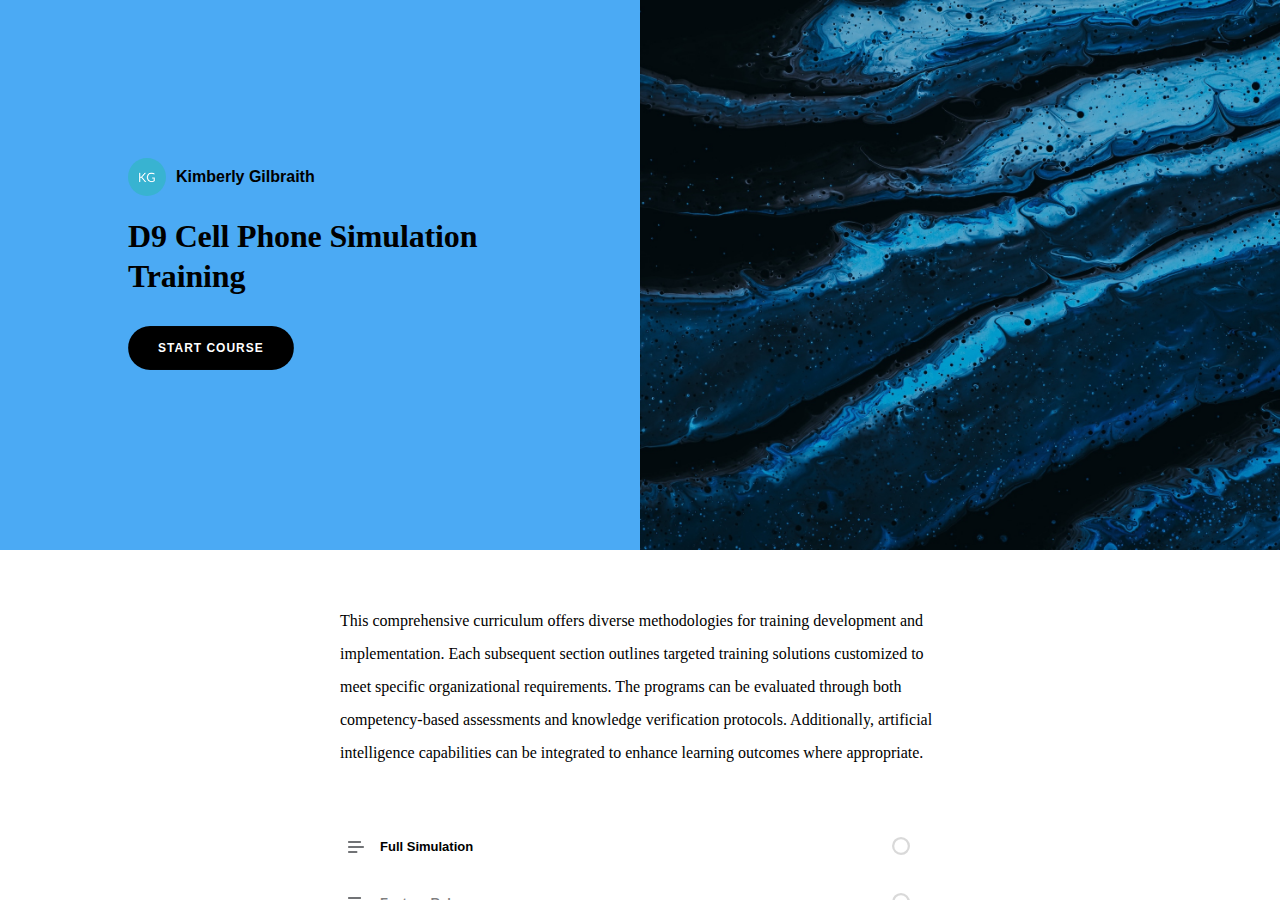
<file: index.html>
<!DOCTYPE html>
<html lang="en" class="">
  <head>
    <meta http-equiv="X-UA-Compatible" content="IE=edge,chrome=1">
    <meta name="viewport" content="width=device-width, initial-scale=1">
    <meta charset="utf-8">

    <title>D9 Cell Phone Simulation Training</title>

    <link type="text/css" rel="stylesheet" href="lib/icomoon.css">
    <script type="text/javascript" src="lib/player-0.0.11.min.js"></script>
    <script type="text/javascript" src="lib/lzwcompress.js"></script>

    <!-- Resize Hack -->
    <script type="text/javascript">
      window.resizeTo(screen.width, screen.height);
    </script>
    
    <!--[if lt IE 9]>
    <script src="//html5shiv.googlecode.com/svn/trunk/html5.js"></script>
    <![endif]-->

    <script id="__ENTRY__" type="application/json">
      {".js":["rise/a4d2e281.js"]}
    </script>

    <script id="__REMOTE_ENTRIES__" type="application/json">
      {"mondrian":{".js":["mondrian/entry.js"]}}
    </script>

    <script>
      (function() {
        const jsonp = {}

        function loadModule(manifest) {
          const p = []

          if (manifest['.css'] != null) {
            for (var idx = 0; idx < manifest['.css'].length; idx++) {
              p.push(new Promise((resolve, reject) => {
                var link = document.createElement('link')
                link.onload = resolve
                link.onerror = reject
                link.rel = 'stylesheet'
                link.href = 'lib/' + manifest['.css'][idx]
                document.body.appendChild(link)
              }))
            }
          }

          if (manifest['.js'] != null) {
            for (var idx = 0; idx < manifest['.js'].length; idx++) {
              p.push(new Promise((resolve, reject) => {
                var script = document.createElement('script')
                script.onload = resolve
                script.onerror = reject
                script.src = 'lib/' + manifest['.js'][idx]
                document.body.appendChild(script)
              }))
            }
          }

          return Promise.all(p)
        }

        function deserialize(str) {
          const buffer = Uint8Array.from(atob(str), c => c.charCodeAt(0))
          const json = new TextDecoder().decode(buffer)
          const result = JSON.parse(json)
          return result
        }

        function __loadEntry() {
          return loadModule(JSON.parse(document.getElementById('__ENTRY__').textContent))
        }

        function __loadRemoteEntry(name) {
          const manifest = JSON.parse(document.getElementById('__REMOTE_ENTRIES__').textContent)
          if (manifest[name] == null) throw new Error(`Missing manifest for remote entry "${name}".`)
          return loadModule(manifest[name])
        }
        
        async function __loadJsonp(id, path) {
          try {
            return await new Promise((resolve, reject) => {
              try {
                jsonp[id] = resolve
                const script = document.createElement('script')
                script.onerror = reject
                script.src = `./${path}`
                document.head.appendChild(script)
              } catch (err) {
                reject(err)
              }
            })
          } finally {
            delete jsonp[id]
          }
        }

        function __resolveJsonp(id, data) {
          const resolve = jsonp[id]
          if (typeof resolve !== 'function') {
            throw new Error(`Could not load JSONP "${id}"`)
          }
          resolve(data)
        }

        async function __fetchCourse(name) {
          name = name == null ? window.i18n.default : name
          if (!window.i18n.available.includes(name)) {
            console.warn(`Could not load locale "${name}"`)
            name = window.i18n.available[0]
          }
          const encoded = await __loadJsonp(`course:${name}`, `locales/${name}.js`)
          const courseData = deserialize(encoded)
          return courseData
        }

        window.__loadEntry = __loadEntry
        window.__loadRemoteEntry = __loadRemoteEntry
        window.__loadJsonp = __loadJsonp
        window.__resolveJsonp = __resolveJsonp
        window.__fetchCourse = __fetchCourse
      })()
    </script>
  </head>
  <body>
    <div id="app"></div>
    <script type="text/javascript">
  (function(root) {
    window.i18n = {"available":["und"],"default":"und"};
    window.partnerContent = [];

    function isExport() {
      return true;
    }

    function resolvePath(path) {
      return ('assets/').concat(path);
    }

    function resolveFontPath(font) {
      return ('lib/fonts/').concat(font.key.split('/').reverse()[0]);
    }

    function fetchAvailableLocales() {
      return window.i18n
    }

    root.Runtime = {
      fetch: window.__fetchCourse,
      fetchAvailableLocales: fetchAvailableLocales,
      isExport: isExport,
      resolvePath: resolvePath,
      resolveFontPath: resolveFontPath
    };
  }(window));
</script>

    
    <script>__loadEntry()</script>
    
  </body>
</html>
</file>
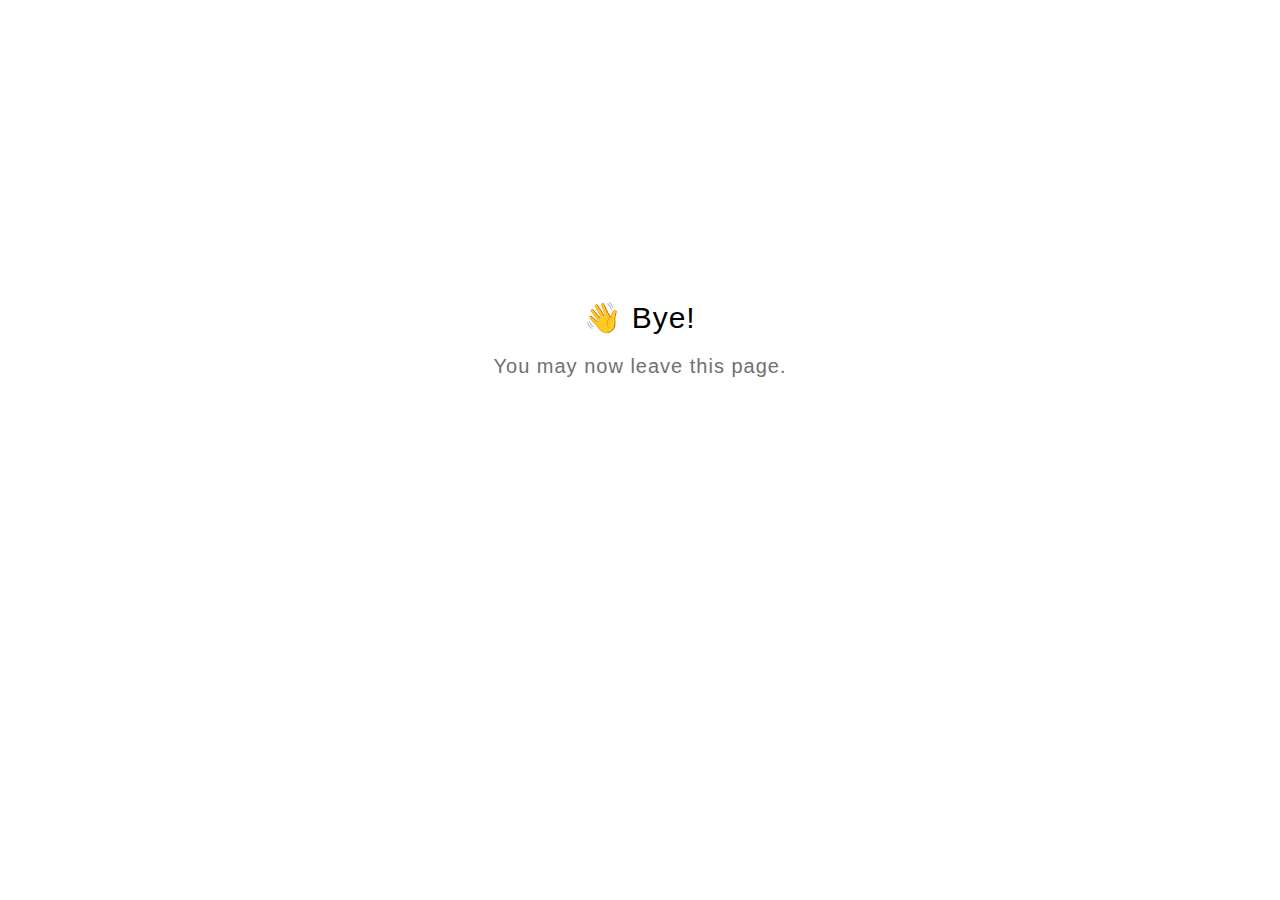
<file: goodbye.html>
<!DOCTYPE html>
<html lang="en">
  <head>
    <title>Goodbye</title>
    <meta charset="utf-8" lang="en">
    <style>
      html {
        font-size: 20px;
        font-family: 'lato', sans-serif;
        font-weight: lighter;
        letter-spacing: 0.05rem;
      }

      .goodbye-container {
        text-align: center;
        margin-top: 15rem;
      }

      .bye-message {
        font-size: 1.5rem;
      }

      .exit-text {
        color: #707070;
        margin-top: 1rem;
      }
    </style>
  </head>
  <body>
    <div class="goodbye-container">
      <div class="bye-message">👋 Bye!</div>
      <div class="exit-text">You may now leave this page.</div>
    </div>
  </body>
</html>
</file>
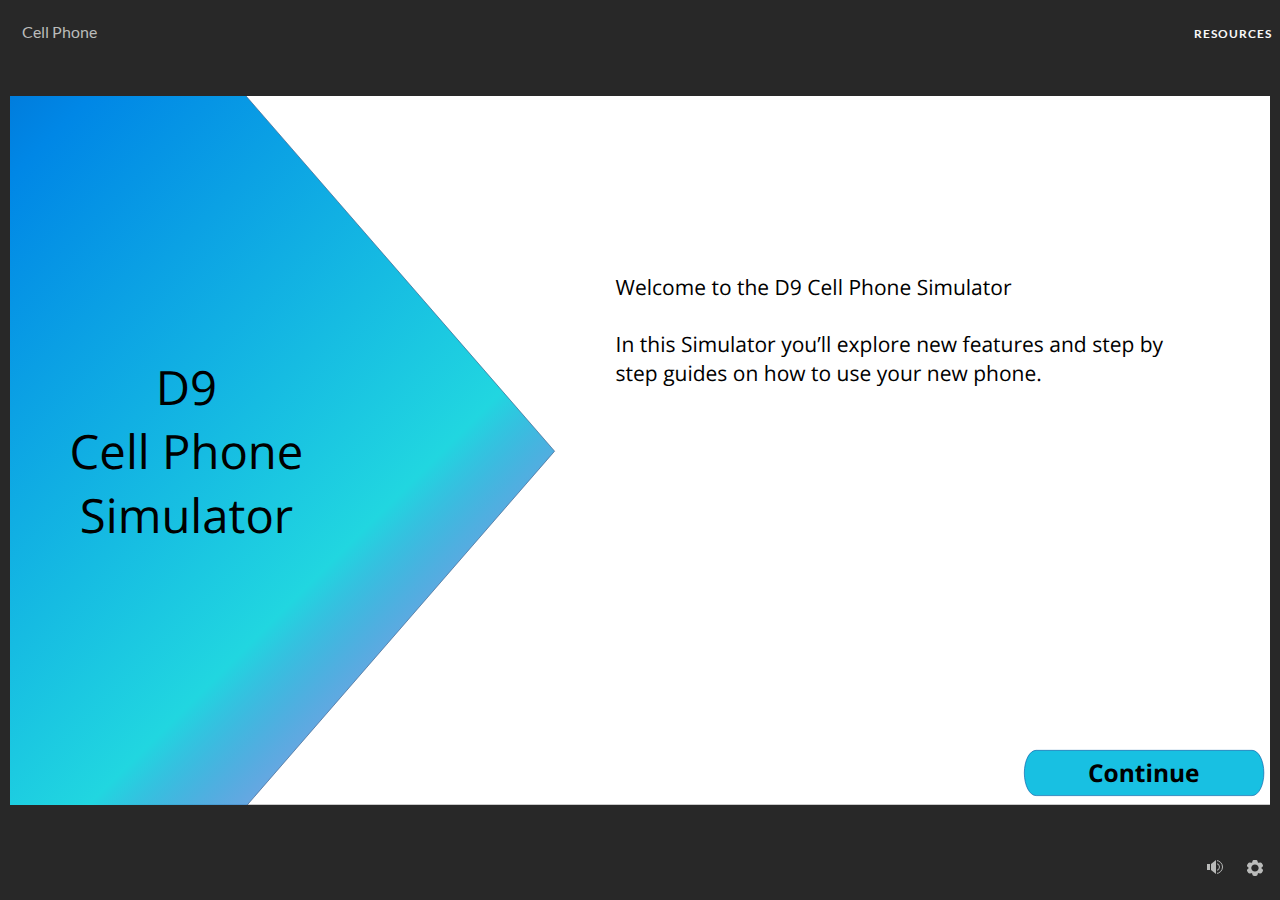
<file: assets/aAmKzAboDaCEs-sa/story.html>
﻿<!doctype html>
<html lang="en-US">
<head>
  <meta charset="utf-8">
  <!-- Created using Storyline 360 x64 - http://www.articulate.com  -->
  <!-- version: 3.92.33225.0 -->
  <title>Cell Phone</title>
  <meta http-equiv="x-ua-compatible" content="IE=edge"/>
  <meta name="viewport" content="width=device-width,initial-scale=1,user-scalable=no,shrink-to-fit=no,minimal-ui"/>
  <meta name="apple-mobile-web-app-capable" content="yes"/>
  <style>
    html, body { height: 100%; padding: 0; margin: 0 }
    #app { height: 100%; width: 100%; }
  </style>

  <script>
    window.DS = {};
    window.globals = {
      DATA_PATH_BASE: '',
      HAS_FRAME: true,
      HAS_SLIDE: true,

      lmsPresent: false,
      tinCanPresent: false,
      cmi5Present: false,
      aoSupport: false,
      scale: 'noscale',
      captureRc: false,
      browserSize: 'optimal',
      bgColor: '#282828',
      features: 'DropInAcc,DropInBase,DropInCore,DropInInteractions,DropInMisc,DropInVectors,DropInVideo,LayerPresentAsDialog,MultipleQuizTracking,UpdatedThemeEditor',
      themeName: 'unified',
      preloaderColor: '#FFFFFF',
      suppressAnalytics: false,
      productChannel: 'stable',
      publishSource: 'storyline',
      aid: 'auth0|58e79904b2326d03407dcb26',
      cid: 'd8d18831-3cf5-4f6c-a898-5b56c81af7a5',
      playerVersion: '3.92.33225.0',
      publishTimestamp: '2025-02-14T23:18:26.0669747Z',
      maxIosVideoElements: 10,
      connectionSettings: { message: 'You%20are%20offline.%20Trying%20to%20reconnect...', useDarkTheme: false, mode: 'disabled' },
      hasFeature: function(feature) {
        return this.features.split(',').includes(feature);
      },
      
      parseParams: function(qs) {
        if (window.globals.parsedParams != null) {
          return window.globals.parsedParams;
        }
        qs = (qs || window.location.search.substr(1)).split('+').join(' ');
        var params = {},
            tokens,
            re = /[?&]?([^=]+)=([^&]*)/g;

        while (tokens = re.exec(qs)) {
          params[decodeURIComponent(tokens[1]).trim()] =
            decodeURIComponent(tokens[2]).trim();
        }
        window.globals.parsedParams = params;
        return params;
      }

    };
  </script>
  <script>
    var isIe11 = ('ActiveXObject' in window || window.MSBlobBuilder != null)
      && window.msCrypto != null && !window.ActiveXObject;
    if (isIe11) {
      window.globals.unsupportedBrowser = true;
      document.write(atob('[base64]'));
    }
  </script>

  <script>
    if (window.globals.hasFeature('MultiLanguageSinglePackageSupport')) {
      
      
    }
  </script>

  
  <script>window.THREE = { };</script>
  
<meta name="robots" content="noindex, nofollow"></head>
<body style="background: #282828" class="cs-HTML theme-unified">
<script src="player-interface.js"></script>
  <script>!function(){var e,i=/iPhone/i,o=/iPod/i,n=/iPad/i,t=/\biOS-universal(?:.+)Mac\b/i,r=/\bAndroid(?:.+)Mobile\b/i,a=/Android/i,d=/(?:SD4930UR|\bSilk(?:.+)Mobile\b)/i,p=/Silk/i,l=/Windows Phone/i,u=/\bWindows(?:.+)ARM\b/i,b=/BlackBerry/i,s=/BB10/i,c=/Opera Mini/i,f=/\b(CriOS|Chrome)(?:.+)Mobile/i,h=/Mobile(?:.+)Firefox\b/i,v=function(e){return void 0!==e&&"MacIntel"===e.platform&&"number"==typeof e.maxTouchPoints&&e.maxTouchPoints>1&&"undefined"==typeof MSStream};e=function(e){var m={userAgent:"",platform:"",maxTouchPoints:0};e||"undefined"==typeof navigator?"string"==typeof e?m.userAgent=e:e&&e.userAgent&&(m={userAgent:e.userAgent,platform:e.platform,maxTouchPoints:e.maxTouchPoints||0}):m={userAgent:navigator.userAgent,platform:navigator.platform,maxTouchPoints:navigator.maxTouchPoints||0};var g=m.userAgent,y=g.split("[FBAN");void 0!==y[1]&&(g=y[0]),void 0!==(y=g.split("Twitter"))[1]&&(g=y[0]);var A=function(e){return function(i){return i.test(e)}}(g),w={apple:{phone:A(i)&&!A(l),ipod:A(o),tablet:!A(i)&&(A(n)||v(m))&&!A(l),universal:A(t),device:(A(i)||A(o)||A(n)||A(t)||v(m))&&!A(l)},amazon:{phone:A(d),tablet:!A(d)&&A(p),device:A(d)||A(p)},android:{phone:!A(l)&&A(d)||!A(l)&&A(r),tablet:!A(l)&&!A(d)&&!A(r)&&(A(p)||A(a)),device:!A(l)&&(A(d)||A(p)||A(r)||A(a))||A(/\bokhttp\b/i)},windows:{phone:A(l),tablet:A(u),device:A(l)||A(u)},other:{blackberry:A(b),blackberry10:A(s),opera:A(c),firefox:A(h),chrome:A(f),device:A(b)||A(s)||A(c)||A(h)||A(f)},any:!1,phone:!1,tablet:!1};return w.any=w.apple.device||w.android.device||w.windows.device||w.other.device,w.phone=w.apple.phone||w.android.phone||w.windows.phone,w.tablet=w.apple.tablet||w.android.tablet||w.windows.tablet,w}(),"object"==typeof exports&&"undefined"!=typeof module?module.exports=e:"function"==typeof define&&define.amd?define((function(){return e})):this.isMobile=e}();
    window.isMobile.apple.tablet = window.isMobile.apple.tablet ||
      (navigator.platform === 'MacIntel' && navigator.maxTouchPoints > 1);
    window.isMobile.apple.device = window.isMobile.apple.device || window.isMobile.apple.tablet;
    window.isMobile.tablet = window.isMobile.tablet || window.isMobile.apple.tablet;
    window.isMobile.any = window.isMobile.any || window.isMobile.apple.tablet;
  </script>

  <div id="focus-sink" tabindex="-1"></div>

  <div id="preso"></div>
  <script>
    (function() {

      var classTypes = [ 'desktop', 'mobile', 'phone', 'tablet' ];

      var addDeviceClasses = function(prefix, testObj) {
        var curr, i;
        for (i = 0; i < classTypes.length; i++) {
          curr = classTypes[i];
          if (testObj[curr]) {
            document.body.classList.add(prefix + curr);
          }
        }
      };

      var params = window.globals.parseParams(),
          isDevicePreview = params.devicepreview === '1',
          isPhoneOverride = params.deviceType === 'phone' || (isDevicePreview && params.phone == '1'),
          isTabletOverride = (params.deviceType === 'tablet' || isDevicePreview) && !isPhoneOverride,
          isMobileOverride = isPhoneOverride || isTabletOverride;

      var deviceView = {
        desktop: !window.isMobile.any && !isMobileOverride,
        mobile: window.isMobile.any || isMobileOverride,
        phone: isPhoneOverride || (window.isMobile.phone && !isTabletOverride),
        tablet: isTabletOverride || window.isMobile.tablet
      };

      window.globals.deviceView = deviceView;
      window.isMobile.desktop = !window.isMobile.any;
      window.isMobile.mobile = window.isMobile.any;

      addDeviceClasses('view-', deviceView);

    })();
  </script>
  
  <script src='story_content/triggers.js' type=text/javascript></script>
<script src='story_content/user.js' type=text/javascript></script>
  <div class="slide-loader"></div>

  <script>
    var doc = document, loader = doc.body.querySelector('.slide-loader'); [ 1, 2, 3 ].forEach(function(n) { var d = doc.createElement('div'); d.style.backgroundColor = window.globals.preloaderColor; d.classList.add('mobile-loader-dot'); d.classList.add('dot' + n); loader.appendChild(d); });
  </script>

  <div class="mobile-load-title-overlay" style="display: none">
    <div class="mobile-load-title">Cell Phone</div>
  </div>

  <div class="mobile-chrome-warning"></div>

  
<style>
  .warn-connection-dialog {
    display: none;
    background: transparent;
    pointer-events: all;
    position: fixed;
    left: 0;
    top: 0;
    width: 100%;
    height: 100%;
    z-index: 999;
  }

  .warn-connection-content {
    pointer-events: all;
    border-radius: 4px;
    background: white;
    border: 1px solid #E7E7E7;
    color: #333333;
    box-shadow: 0 2px 4px rgba(0, 0, 0, 0.25);
    transition: all 150ms ease-out;
    position: absolute;
    white-space: nowrap;
  }

  .view-phone.is-landscape .warn-connection-content {
    left: 23px;
    bottom: 23px;
  }

  .view-tablet.is-landscape .warn-connection-content {
    left: 50%;
    top: 20px;
    transform: translateX(-50%);
  }

  .view-mobile.is-portrait .warn-connection-content {
    transform: translate(-50%, calc(-100% - 15px));
  }

  .warn-connection-content p {
    display: inline-block;
    margin: 0 8px 0 0;
    line-height: 33px;
    font-size: 11px;
  }

  .warn-connection-content svg {
    position: relative;
    vertical-align: middle;
    margin: 0 2px 2px 8px;
  }

  .view-desktop .warn-connection-content {
    left: 1.5em;
    bottom: 1.5em;
  }

  .view-desktop .warn-connection-content p {
    font-size: 1.1em;
  }

  .is-offline .warn-connection-dialog {
    display: block;
  }

  .is-offline .cs-panel * {
    pointer-events: none !important;
  }

  .is-offline .cs-panel {
    pointer-events: all !important;
  }

  .is-offline #nav-controls * {
    pointer-events: none !important;
  }

  .is-offline #nav-controls {
    pointer-events: all !important;
  }
</style>

<div class="warn-connection-dialog" role="alertdialog" aria-modal="true" tabindex="0" aria-labelledby="warn-connection-message">
  <div class="warn-connection-content">
    <svg width="17" height="15" viewBox="0 0 17 15" xmlns="http://www.w3.org/2000/svg">
      <path fill="#8F0000" stroke="white" d="M16.07,12.98 L15.88,12.23 L9.51,1.21 C8.97,0.26,7.6,0.26,7.06,1.21 L0.69,12.23 C0.15,13.16,0.81,14.36,1.91,14.36 H14.65 C15.47,14.36,16.05,13.7,16.07,12.98 Z"/>
      <path fill="white" stroke="white" d="M8.58,5.5 C8.35,5.28,8.5,5.35,8.21,5.32 C8.09,5.35,7.97,5.49,7.96,5.67 C7.97,5.79,7.98,5.92,7.98,6.04 L7.98,6.04 C7.99,6.17,8,6.31,8.01,6.43 L8.01,6.44 C8.03,6.92,8.06,7.41,8.09,7.9 L8.09,7.9 C8.12,8.39,8.14,8.88,8.17,9.37 C8.17,9.39,8.18,9.42,8.2,9.44 C8.23,9.46,8.25,9.47,8.28,9.47 C8.31,9.47,8.34,9.46,8.35,9.44 C8.37,9.43,8.38,9.4,8.39,9.35 L8.39,9.34 C8.39,9.24,8.4,9.15,8.4,9.05 L8.4,9.05 C8.41,8.96,8.41,8.86,8.42,8.75 C8.43,8.44,8.45,8.12,8.47,7.81 L8.47,7.81 C8.49,7.49,8.51,7.18,8.53,6.87 C8.55,6.46,8.56,6.05,8.59,5.64 L8.6,5.62 C8.6,5.57,8.59,5.53,8.58,5.5 L8.21,5.32 Z"/>
      <circle fill="white" stroke="white" cx="8.3" cy="11.35" r="0.3"/>
    </svg>
    <p id="warn-connection-message">You are offline. Trying to reconnect...</p>
  </div>
</div>

<script>
  (function() {
    window.DS.connection = {
      warningShown: false,
      assets: {},
      loadingAssetGroup: false,
      retryDelay: 500
    };

    var connectionSettings = window.globals.connectionSettings || {};

    var useConnectionMessages = window.AbortController != null &&
      window.location.protocol != 'file:' &&
      connectionSettings.mode === 'normal';

    window.DS.connection.useConnectionMessages = useConnectionMessages;

    var assetCount = 0;
    var checkLoadedId;


    if (useConnectionMessages && connectionSettings != null) {
      var contentEl = document.querySelector('.warn-connection-content');
      var messageEl = contentEl.querySelector('p');

      if (connectionSettings.useDarkTheme) {
        contentEl.style.borderColor = '#BABBBA';
        contentEl.style.backgroundColor = '#282828';
        contentEl.style.color = '#FFFFFF';
      }

      if (connectionSettings.message != null) {
        messageEl.textContent = window.decodeURIComponent(connectionSettings.message);
      }
    }

    function checkAssetsReady() {
      for (var i in DS.connection.assets) {
        if (!DS.connection.assets[i].success) {
          return false;
        }
      }
      return true;
    }

    function stopAssetGroup() {
      if (!useConnectionMessages) { return; }

      assetCount = 0;

      DS.connection.oldAssetGroup = DS.connection.assets;
      DS.connection.assets = {};
      DS.connection.loadingAssetGroup = false;
      clearInterval(checkLoadedId);
    }

    function startAssetGroup() {
      if (!useConnectionMessages) { return; }
      var ticks = 0;
      clearInterval(checkLoadedId);
      checkLoadedId = setInterval(function() {
        var loaded = 0;
        if (assetCount === 0 && loaded === 0) {
          clearInterval(checkLoadedId);
          return;
        }

        for (var i in DS.connection.assets) {
          if (DS.connection.assets[i].success) {
            loaded++;
          }
        }

        if (assetCount === loaded && checkAssetsReady()) {
          for (var i in DS.connection.assets) {
            if (DS.connection.assets[i].action) {
              DS.connection.assets[i].action();
            }
          }
          hideWarning();
          stopAssetGroup();
        }
      }, 100)
    }

    function requiredAsset(url, action, retry, type) {
      if (!useConnectionMessages) { return; }
      if (DS.connection.assets[url]) { return; }

      DS.connection.assets[url] = {
        success: false, action: action, retry: retry, type: type
      };
      assetCount = Object.keys(DS.connection.assets).length;
      if (!DS.connection.loadingAssetGroup) {
        startAssetGroup();
      }
      DS.connection.loadingAssetGroup = true;
    }

    function assetLoaded(url) {
      if (!useConnectionMessages) { return; }
      if (DS.connection.assets[url]) {
        DS.connection.assets[url].success = true;
      }
    }

    function assetFailed(url) {
      if (!useConnectionMessages) { return; }
      if (!DS.connection.assets[url]) {
        if (/\.js$/.test(url) && url.indexOf('transcripts') === -1) {
          setTimeout(function() {
            if (DS.connection.lastSlideLoaded != null) {
              DS.connection.lastSlideLoaded();
            }
          }, DS.connection.retryDelay);
        }
        return;
      }
      if (!DS.connection.warningShown) { showWarning(); }
      if (DS.connection.assets[url].retry) {
        setTimeout(function() {
          if (!DS.connection.assets[url].success) {
            DS.connection.assets[url].retry()
          }
        }, DS.connection.retryDelay);
      }
    }

    function hideWarning() {
      document.body.classList.remove('is-offline');
      DS.connection.warningShown = false;
      enableKeys();
    }
    DS.connection.hideWarning = hideWarning

    function showWarning(btn) {
      document.body.classList.add('is-offline')
      DS.connection.warningShown = true;
      updateWarningPosition();
      disableKeys();
    }

    function updateWarningPosition() {
      if (!DS.connection.warningShown) {
        return;
      }

      var isPortrait = document.body.classList.contains('is-portrait');
      var isMobile = document.body.classList.contains('view-mobile');
      var warningEl = document.querySelector('.warn-connection-content');

      if (isPortrait && isMobile) {
        var slide = document.querySelector('.primary-slide');
        var slideRect = slide != null
          ? slide.getBoundingClientRect()
          : { top: window.innerHeight, left: 0, width: window.innerWidth };

        warningEl.style.top = `${slideRect.top}px`
        warningEl.style.left = `${slideRect.left + slideRect.width / 2}px`
      } else {
        warningEl.style.top = null;
        warningEl.style.left = null;
      }

      window.requestAnimationFrame(updateWarningPosition);
    }

    function onDisableKeyDown(e) {
      e.preventDefault();
      e.stopImmediatePropagation();
    }

    function onDisableKeyUp(e) {
      e.preventDefault();
      e.stopImmediatePropagation();
    }

    var accStyle = document.createElement('style');
    var warnDialogEl = document.querySelector('.warn-connection-dialog');

    function disableKeys() {
      if (DS.views && DS.views.nsStack && DS.views.nsStack.length === 1) {
        DS.views.nsStack[0].tabReachable = false
        DS.views.nsStack[0].updateTabIndex(true, true);
      }

      accStyle.innerHTML = '.acc-shadow-dom { display: none; }';
      document.body.appendChild(accStyle);

      warnDialogEl.parentNode.append(warnDialogEl);
      warnDialogEl.focus();
    }

    function enableKeys() {
      accStyle.remove();
      if (DS.views && DS.views.nsStack && DS.views.nsStack.length === 1 && DS.views.nsStack[0].name === '_frame') {
        DS.views.nsStack[0].tabReachable = true;
        DS.views.nsStack[0].updateTabIndex();
      }
    }

    // these will all be noops if the feature flag isn't set in
    // the data and `window.globals.features`
    DS.connection.requiredAsset = requiredAsset;
    DS.connection.assetLoaded = assetLoaded;
    DS.connection.assetFailed = assetFailed;
    DS.connection.stopAssetGroup = stopAssetGroup;
    DS.connection.startAssetGroup = startAssetGroup;
  })();
</script>


  <script>
    
    if (window.autoSpider && window.vInterfaceObject) {
      document.querySelector('.mobile-load-title-overlay').style.display = 'none';
    }
  </script>

  

  <link rel="stylesheet" href="html5/data/css/output.min.css" data-noprefix/>
</body>
<script src="html5/lib/scripts/bootstrapper.min.js"></script>
</html>
</file>
<file: lib/icomoon.css>
@font-face {
	font-family: 'icomoon';
	src:  url('fonts/icomoon.ttf') format('truetype'),
				url('fonts/icomoon.woff') format('woff');
	font-weight: normal;
	font-style: normal;
}

[class^="icon-"], [class*=" icon-"] {
	/* use !important to prevent issues with browser extensions that change fonts */
	font-family: 'icomoon' !important;
	speak: none;
	font-style: normal;
	font-weight: normal;
	font-variant: normal;
	text-transform: none;
	line-height: 1;

	/* Better Font Rendering =========== */
	-webkit-font-smoothing: antialiased;
	-moz-osx-font-smoothing: grayscale;
}

.icon-edit-author-name:before {
	content: "\e976";
}
.icon-lock:before {
	content: "\e977";
}
.icon-checkmark-valid:before {
	content: "\e95d";
}
.icon-close-media-panel:before {
	content: "\e95e";
}
.icon-trash4:before {
	content: "\e95f";
}
.icon-x-invalid-url:before {
	content: "\e960";
}
.icon-attach2:before {
	content: "\e961";
}
.icon-bold:before {
	content: "\e962";
}
.icon-fontcolor:before {
	content: "\e963";
}
.icon-fontsize:before {
	content: "\e964";
}
.icon-italic:before {
	content: "\e965";
}
.icon-link:before {
	content: "\e966";
}
.icon-orderedlist:before {
	content: "\e967";
}
.icon-quote:before {
	content: "\e968";
}
.icon-unorderedlist:before {
	content: "\e969";
}
.icon-feedback:before {
	content: "\e910";
}
.icon-review:before {
	content: "\e911";
}
.icon-customizable:before {
	content: "\e908";
}
.icon-design:before {
	content: "\e909";
}
.icon-interactions:before {
	content: "\e90a";
}
.icon-questions:before {
	content: "\e90b";
}
.icon-scenarios2:before {
	content: "\e90c";
}
.icon-slides:before {
	content: "\e90d";
}
.icon-desktop:before {
	content: "\e902";
}
.icon-expressions:before {
	content: "\e903";
}
.icon-poses:before {
	content: "\e904";
}
.icon-retina:before {
	content: "\e905";
}
.icon-scenarios:before {
	content: "\e906";
}
.icon-transparency:before {
	content: "\e907";
}
.icon-Master-01:before {
	content: "\e934";
}
.icon-Master-02:before {
	content: "\e93a";
}
.icon-Master-03:before {
	content: "\e939";
}
.icon-Master-04:before {
	content: "\e936";
}
.icon-Master-05:before {
	content: "\e93b";
}
.icon-Master-06:before {
	content: "\e935";
}
.icon-Master-07:before {
	content: "\e937";
}
.icon-Master-08:before {
	content: "\e938";
}
.icon-Master-09:before {
	content: "\e922";
}
.icon-Master-10:before {
	content: "\e926";
}
.icon-Master-11:before {
	content: "\e924";
}
.icon-Master-12:before {
	content: "\e928";
}
.icon-Master-13:before {
	content: "\e923";
}
.icon-Master-14:before {
	content: "\e925";
}
.icon-Master-15:before {
	content: "\e929";
}
.icon-Master-16:before {
	content: "\e927";
}
.icon-Master-17:before {
	content: "\e92b";
}
.icon-Master-18:before {
	content: "\e92c";
}
.icon-Master-19:before {
	content: "\e92d";
}
.icon-Master-20:before {
	content: "\e92e";
}
.icon-Master-21:before {
	content: "\e92f";
}
.icon-Master-22:before {
	content: "\e930";
}
.icon-Master-23:before {
	content: "\e931";
}
.icon-Master-24:before {
	content: "\e932";
}
.icon-Master-25:before {
	content: "\e933";
}
.icon-Master-26:before {
	content: "\e92a";
}
.icon-check-circle:before {
	content: "\e803";
}
.icon-trash:before {
	content: "\e804";
}
.icon-rotation:before {
	content: "\e91a";
}
.icon-vector:before {
	content: "\e91b";
}
.icon-mute:before {
	content: "\e90e";
}
.icon-volume:before {
	content: "\e90f";
}
.icon-logo:before {
	content: "\e805";
}
.icon-share:before {
	content: "\e801";
}
.icon-sorting:before {
	content: "\e91c";
}
.icon-more:before {
	content: "\e91d";
}
.icon-copy:before {
	content: "\e951";
}
.icon-clock:before {
	content: "\e915";
}
.icon-quotes-left:before {
	content: "\e918";
}
.icon-list-numbered:before {
	content: "\e916";
}
.icon-list2:before {
	content: "\e917";
}
.icon-plus:before {
	content: "\e60a";
}
.icon-info:before {
	content: "\e974";
}
.icon-cross:before {
	content: "\e913";
}
.icon-checkmark:before {
	content: "\e975";
}
.icon-arrow-up2:before {
	content: "\e959";
}
.icon-arrow-down2:before {
	content: "\e95a";
}
.icon-sort-alpha-asc:before {
	content: "\e912";
}
.icon-rtf:before {
	content: "\e94b";
}
.icon-doc:before {
	content: "\e94a";
}
.icon-pdf:before {
	content: "\e94c";
}
.icon-ppt:before {
	content: "\e94d";
}
.icon-file:before {
	content: "\e94e";
}
.icon-xls:before {
	content: "\e94f";
}
.icon-zip:before {
	content: "\e950";
}
.icon-file-alt:before {
	content: "\e944";
}
.icon-doc-alt:before {
	content: "\e943";
}
.icon-pdf-alt:before {
	content: "\e945";
}
.icon-ppt-alt:before {
	content: "\e946";
}
.icon-rtf-alt:before {
	content: "\e947";
}
.icon-xls-alt:before {
	content: "\e948";
}
.icon-zip-alt:before {
	content: "\e949";
}
.icon-attach:before {
	content: "\e942";
}
.icon-reload:before {
	content: "\e941";
}
.icon-trash2:before {
	content: "\e60d";
}
.icon-arrow-left:before {
	content: "\e608";
}
.icon-arrow-right:before {
	content: "\e609";
}
.icon-check-alt:before {
	content: "\e606";
}
.icon-password-view:before {
	content: "\e972";
}
.icon-password-hide:before {
	content: "\e973";
}
.icon-view-grid:before {
	content: "\e96c";
}
.icon-grid-view:before {
	content: "\e96c";
}
.icon-view-list:before {
	content: "\e96d";
}
.icon-list-view:before {
	content: "\e96d";
}
.icon-blocks:before {
	content: "\e95b";
}
.icon-list3:before {
	content: "\e95c";
}
.icon-export:before {
	content: "\e958";
}
.icon-screencast:before {
	content: "\e957";
}
.icon-cursor:before {
	content: "\e956";
}
.icon-documents:before {
	content: "\e952";
}
.icon-duplicate:before {
	content: "\e952";
}
.icon-trash3:before {
	content: "\e953";
}
.icon-Article:before {
	content: "\e93c";
}
.icon-Interaction:before {
	content: "\e93d";
}
.icon-Quiz:before {
	content: "\e93e";
}
.icon-Video:before {
	content: "\e93f";
}
.icon-trashcan:before {
	content: "\e921";
}
.icon-marker_style:before {
	content: "\e920";
}
.icon-photo:before {
	content: "\e91f";
}
.icon-microphone:before {
	content: "\e91e";
}
.icon-plus2:before {
	content: "\e800";
}
.icon-processing:before {
	content: "\e607";
}
.icon-menu:before {
	content: "\e602";
}
.icon-headset:before {
	content: "\e603";
}
.icon-list:before {
	content: "\e604";
}
.icon-video:before {
	content: "\e605";
}
.icon-mail:before {
	content: "\e954";
}
.icon-remove:before {
	content: "\e955";
}
.icon-up-level-2:before {
	content: "\e96e";
}
.icon-up-level-list-2:before {
	content: "\e96f";
}
.icon-plus-circle:before {
	content: "\e802";
}
.icon-up-level:before {
	content: "\e970";
}
.icon-up-level-list:before {
	content: "\e971";
}
.icon-eye:before {
	content: "\e96b";
}
.icon-tick:before {
	content: "\e900";
}
.icon-check:before {
	content: "\e901";
}
.icon-link-alt:before {
	content: "\e919";
}
.icon-chevron-down:before {
	content: "\e60b";
}
.icon-chevron-up:before {
	content: "\e60c";
}
.icon-chevron-left:before {
	content: "\e600";
}
.icon-chevron:before {
	content: "\e601";
}
.icon-chevron-right:before {
	content: "\e601";
}
.icon-close-small:before {
	content: "\e940";
}
.icon-pie-chart:before {
	content: "\e914";
}
.icon-alert:before {
	content: "\e96a";
}
</file>
<file: assets/aAmKzAboDaCEs-sa/html5/data/css/output.min.css>
@font-face {
  font-family: 'LatoBold Charset1_ Bold3D52326D';
  src: url('[data-uri]');
  font-style: normal;
  font-weight: normal;
}
@font-face {
  font-family: 'Lato Charset1_ 5c2b6UYnBBE3815D';
  src: url('[data-uri]');
  font-style: normal;
  font-weight: normal;
}
@font-face {
  font-family: 'Open SansBold CharsBold6615A079';
  src: url('[data-uri]');
  font-style: normal;
  font-weight: normal;
}
@font-face {
  font-family: 'Open Sans Charset1_ 6irC18BE49D';
  src: url('[data-uri]');
  font-style: normal;
  font-weight: normal;
}
@font-face {
  font-family: 'Open Sans Charset0_v9TY33EDE6F2';
  src: url('[data-uri]');
  font-style: normal;
  font-weight: normal;
}
@font-face {
  font-family: 'Open SansBold CharsBoldE47A47C6';
  src: url('[data-uri]');
  font-style: normal;
  font-weight: normal;
}
.cs-HTML {
  background: rgba(40, 40, 40, 1);
}
.cs-npnxnanbnsnfns00000100101 .cs-infopanel  {
  box-shadow: 0 1px 0 rgba(0, 0, 0, 0);
  background: rgba(255, 255, 255, 1);
}
.cs-npnxnanbnsnfns00000100101 .cs-infopanel .cs-link {
  color: rgba(186, 187, 186, 1);
}
.cs-npnxnanbnsnfns00000100101 .cs-infopanel .cs-link:hover {
  color: rgba(255, 255, 255, 1);
}
.cs-npnxnanbnsnfns00000100101 .cs-infopanel .cs-name {
  color: rgba(68, 68, 68, 1);
}
.cs-npnxnanbnsnfns00000100101 .cs-infopanel .cs-title {
  color: rgba(153, 153, 153, 1);
}
.cs-npnxnanbnsnfns00000100101 .cs-infopanelpopup  {
  box-shadow: 0 1px 0 rgba(0, 0, 0, 0);
  background: rgba(0, 0, 0, 0);
}
.cs-npnxnanbnsnfns00000100101 .cs-infopanelpopup .cs-link {
  color: rgba(255, 0, 0, 1);
}
.cs-npnxnanbnsnfns00000100101 .cs-infopanelpopup .cs-link:hover {
  color: rgba(255, 255, 255, 1);
}
.cs-npnxnanbnsnfns00000100101 .cs-infopanelpopup .cs-name {
  color: rgba(255, 255, 255, 1);
}
.cs-npnxnanbnsnfns00000100101 .cs-infopanelpopup .cs-bio {
  color: rgba(186, 187, 186, 1);
}
.cs-npnxnanbnsnfns00000100101 .cs-timer  {
  color: rgba(186, 187, 186, 1);
}
.cs-npnxnanbnsnfns00000100101 .cs-duration stop:first-child {
  stop-color: rgba(60, 60, 60, 1);
}
.cs-npnxnanbnsnfns00000100101 .cs-duration stop:last-child {
  stop-color: rgba(60, 60, 60, 1);
}
.cs-npnxnanbnsnfns00000100101 .cs-elapsed stop:first-child {
  stop-color: rgba(254, 227, 71, 1);
}
.cs-npnxnanbnsnfns00000100101 .cs-elapsed stop:last-child {
  stop-color: rgba(254, 227, 71, 1);
}
.cs-npnxnanbnsnfns00000100101 .cs-timer .cs-pie .cs-innerstroke {
  stroke: rgba(199, 199, 199, 1);
}
.cs-npnxnanbnsnfns00000100101 .cs-timer .cs-pie .cs-innerborder {
  stroke: rgba(255, 255, 255, 1);
}
.cs-npnxnanbnsnfns00000100101 .cs-window  {
  box-shadow: 0 8px 5px rgba(0, 0, 0, 0.2);
  border-color: rgba(49, 99, 0, 0);
  background: rgba(33, 33, 33, 1);
  color: rgba(248, 248, 248, 1);
}
.cs-npnxnanbnsnfns00000100101 .cs-window .cs-diva {
  border-color: rgba(78, 78, 78, 1);
}
.cs-npnxnanbnsnfns00000100101 .cs-window .cs-divb {
  border-color: rgba(78, 78, 78, 0);
}
.cs-npnxnanbnsnfns00000100101 .cs-editor .cs-editor-slide {
  color: rgba(226, 226, 226, 1);
}
.cs-npnxnanbnsnfns00000100101 .cs-editor .cs-editor-html {
  color: rgba(186, 187, 186, 1);
}
.cs-npnxnanbnsnfns00000100101 .cs-editor .cs-editor-button {
  text-shadow: 0 1px 0 rgba(0, 0, 0, 0);
  color: rgba(255, 255, 255, 1);
  border-color: rgba(211, 211, 211, 1);
  background: rgba(34, 34, 34, 1);
}
.cs-npnxnanbnsnfns00000100101 .cs-editor .cs-editor-button:hover {
  background: rgba(68, 68, 68, 1);
}
.cs-npnxnanbnsnfns00000100101 .cs-editor .cs-editor-button:active {
  background: rgba(68, 68, 68, 1);
}
.cs-npnxnanbnsnfns00000100101 .cs-listitem  {
  color: rgba(186, 187, 186, 1);
  border-color: none;
  border: 1px solid transparent;
}
.cs-npnxnanbnsnfns00000100101 .cs-listitem:hover {
  background: rgba(255, 255, 255, 0.06);
  border-color: rgba(108, 108, 108, 1) !important;
  border-width: 1px;
  border-radius: 2px;
  border-style: solid;
  box-sizing: border-box;
}
.cs-npnxnanbnsnfns00000100101 .cs-listitem.hover {
  background: rgba(255, 255, 255, 0.06);
  border-color: rgba(108, 108, 108, 1) !important;
  border-width: 1px;
  border-radius: 2px;
  border-style: solid;
  box-sizing: border-box;
}
.cs-npnxnanbnsnfns00000100101 .cs-glossary  {
  color: rgba(186, 187, 186, 1);
}
.cs-npnxnanbnsnfns00000100101 .cs-glossary .cs-scrolling-panel {
  background: rgba(0, 0, 0, 0);
}
.cs-npnxnanbnsnfns00000100101 .cs-glossary .cs-term.cs-selected .cs-choice-list-trigger {
  color: rgba(255, 255, 255, 1);
  background: rgba(255, 255, 255, 1);
}
.cs-npnxnanbnsnfns00000100101 .cs-glossary .cs-term.cs-selected .cs-choice-list-trigger:focus {
  color: rgba(255, 255, 255, 1);
  background: rgba(255, 255, 255, 1);
}
.cs-npnxnanbnsnfns00000100101 .cs-glossary .cs-term:hover .cs-choice-list-trigger {
  background: rgba(186, 187, 186, 1);
}
.cs-npnxnanbnsnfns00000100101 .cs-glossary .cs-term.hover .cs-choice-list-trigger {
  background: rgba(186, 187, 186, 1);
}
.cs-npnxnanbnsnfns00000100101 .cs-glossary .cs-term .cs-choice-list-trigger:focus {
  background: rgba(186, 187, 186, 1);
}
.cs-npnxnanbnsnfns00000100101 .cs-glossary .cs-diva {
  border-color: rgba(0, 0, 0, 0);
}
.cs-npnxnanbnsnfns00000100101 .cs-glossary .cs-divb {
  border-color: rgba(0, 0, 0, 0);
}
.cs-npnxnanbnsnfns00000100101 .cs-glossary .cs-divc {
  border-color: rgba(0, 0, 0, 0);
}
.cs-npnxnanbnsnfns00000100101 .cs-glossary .cs-heading {
  color: rgba(248, 248, 248, 1);
  font-weight: 700;
}
.note-content p span {
  color: rgba(186, 187, 186, 1);
  line-height: 1.4em;
  font-size: 103.769%;
}
.cs-npnxnanbnsnfns00000100101 .cs-resource .cs-separator {
  border-color: rgba(0, 0, 0, 0);
}
.cs-npnxnanbnsnfns00000100101 .cs-outline  {
  color: rgba(45, 45, 45, 1);
}
.cs-npnxnanbnsnfns00000100101 .cs-outline .cs-diva {
  border-color: rgba(0, 0, 0, 0);
}
.cs-npnxnanbnsnfns00000100101 .cs-outline .cs-divb {
  border-color: rgba(0, 0, 0, 0);
}
.cs-npnxnanbnsnfns00000100101 .cs-outline .cs-divc {
  border-color: rgba(0, 0, 0, 0);
}
.cs-npnxnanbnsnfns00000100101 .cs-outline .cs-search-filter:hover {
  color: rgba(0, 0, 0, 0);
}
.cs-npnxnanbnsnfns00000100101 .cs-outline .cs-search-filter.hover {
  color: rgba(0, 0, 0, 0);
}
.cs-npnxnanbnsnfns00000100101 .cs-transcript  {
  color: rgba(255, 255, 255, 1);
}
.cs-npnxnanbnsnfns00000100101 .cs-transcript .cs-div {
  border-color: rgba(0, 0, 0, 0);
}
.cs-npnxnanbnsnfns00000100101 .cs-tabs:not(.topmenu-item) {
  color: rgba(248, 248, 248, 1);
}
.cs-npnxnanbnsnfns00000100101 .cs-tabs .cs-inner-button:not(.topmenu-item) {
  text-shadow: 0 1px 0 rgba(0, 0, 0, 0);
}
.cs-npnxnanbnsnfns00000100101 .cs-tabs:hover:not(.topmenu-item) {
  color: rgba(248, 248, 248, 1);
}
.cs-npnxnanbnsnfns00000100101 .cs-tabs.cs-selected {
  background: rgba(0, 0, 0, 0);
  color: rgba(248, 248, 248, 1);
}
.cs-npnxnanbnsnfns00000100101 .cs-seekcontrol  {
  background: rgba(0, 0, 0, 0);
  border-color: rgba(0, 0, 0, 0);
}
.cs-npnxnanbnsnfns00000100101 .cs-seekcontrol .cs-button:hover .cs-icon {
  fill: rgba(255, 255, 255, 1);
}
.cs-npnxnanbnsnfns00000100101 .cs-seekcontrol .cs-button.hover .cs-icon {
  fill: rgba(255, 255, 255, 1);
}
.cs-npnxnanbnsnfns00000100101 .cs-seekcontrol .cs-button .cs-icon-shadow {
  fill: rgba(0, 0, 0, 0);
}
.cs-npnxnanbnsnfns00000100101 .cs-seekcontrol .cs-button .cs-icon {
  fill: rgba(180, 180, 180, 1);
}
.cs-npnxnanbnsnfns00000100101 .cs-seekcontrol .cs-seek .cs-fill {
  background: rgba(255, 255, 255, 0.6);
}
.cs-npnxnanbnsnfns00000100101 .cs-seekcontrol .cs-seek {
  background: rgba(108, 108, 108, 1);
  border-color: rgba(0, 0, 0, 0);
}
.cs-npnxnanbnsnfns00000100101 .cs-searchinput .cs-input {
  color: rgba(186, 187, 186, 1);
  border-color: rgba(0, 0, 0, 0);
  background: rgba(255, 255, 255, 0.06);
}
.cs-npnxnanbnsnfns00000100101 .cs-searchinput .cs-input:focus {
  color: rgba(248, 248, 248, 1);
  background: rgba(41, 41, 41, 1);
}
.cs-npnxnanbnsnfns00000100101 .cs-searchinput .cs-input:hover {
  box-shadow: inset 0 0 1px 0 rgba(69, 126, 19, 0);
}
.cs-npnxnanbnsnfns00000100101 .cs-searchinput .cs-input.hover {
  box-shadow: inset 0 0 1px 0 rgba(69, 126, 19, 0);
}
.cs-npnxnanbnsnfns00000100101 .cs-searchinput .cs-button .cs-icon {
  fill: rgba(186, 187, 186, 1);
}
.cs-npnxnanbnsnfns00000100101 .cs-searchinput .cs-button:hover {
  fill: rgba(63, 133, 0, 1);
}
.cs-npnxnanbnsnfns00000100101 .cs-searchinput .cs-button.hover {
  fill: rgba(63, 133, 0, 1);
}
.cs-npnxnanbnsnfns00000100101 .cs-menu  {
  box-shadow: 0 1px 0 rgba(0, 0, 0, 0);
  background: rgba(33, 33, 33, 1);
}
.cs-npnxnanbnsnfns00000100101 .cs-topmenu-item.active .cs-tab {
  background: rgba(33, 33, 33, 1);
}
.cs-npnxnanbnsnfns00000100101 .cs-logo  {
  box-shadow: 0 1px 0 rgba(37, 75, 0, 1);
  background: rgba(255, 255, 255, 0);
}
.cs-npnxnanbnsnfns00000100101 .cs-checkbox  {
  color: rgba(255, 255, 255, 1);
}
.cs-npnxnanbnsnfns00000100101 .cs-checkbox:hover {
  border-color: rgba(175, 221, 130, 1);
}
.cs-npnxnanbnsnfns00000100101 .cs-checkbox.hover {
  border-color: rgba(175, 221, 130, 1);
}
.cs-npnxnanbnsnfns00000100101 .cs-checkbox .cs-box {
  color: rgba(255, 255, 255, 1);
  border-color: rgba(42, 83, 0, 1);
}
.cs-npnxnanbnsnfns00000100101 .cs-checkbox .cs-box:checked::after {
  color: rgba(43, 196, 0, 1);
}
.cs-npnxnanbnsnfns00000100101 .cs-button  {
  text-shadow: 0 1px 0 rgba(0, 0, 0, 0);
  color: rgba(186, 187, 186, 1);
  border-color: rgba(0, 0, 0, 0);
  background: rgba(0, 0, 0, 0);
  box-shadow: 0 1px 0 rgba(0, 0, 0, 0);
}
.cs-npnxnanbnsnfns00000100101 .cs-button .cs-icon {
  fill: rgba(186, 187, 186, 1);
}
.cs-npnxnanbnsnfns00000100101 .cs-button .cs-icon-shadow {
  fill: rgba(0, 0, 0, 0);
}
.cs-npnxnanbnsnfns00000100101 .cs-button:hover {
  background: rgba(248, 248, 248, 1);
}
.cs-npnxnanbnsnfns00000100101 .cs-button.hover {
  background: rgba(248, 248, 248, 1);
}
.cs-npnxnanbnsnfns00000100101 .cs-button:active {
  background: rgba(0, 0, 0, 0);
}
.cs-npnxnanbnsnfns00000100101 .cs-button.cs-disabled:hover {
  background: rgba(0, 0, 0, 0);
}
.cs-npnxnanbnsnfns00000100101 .cs-button.cs-disabled.hover {
  background: rgba(0, 0, 0, 0);
}
.cs-npnxnanbnsnfns00000100101 .cs-button.cs-disabled:active {
  background: rgba(0, 0, 0, 0);
}
.cs-npnxnanbnsnfns00000100101 .cs-button.cs-volume:hover {
  background: rgba(0, 0, 0, 0);
}
.cs-npnxnanbnsnfns00000100101 .cs-button.cs-volume.hover {
  background: rgba(0, 0, 0, 0);
}
.cs-npnxnanbnsnfns00000100101 .cs-button.cs-volume:active {
  background: rgba(0, 0, 0, 0);
}
.cs-npnxnanbnsnfns00000100101.cs-base  {
  color: rgba(186, 187, 186, 1);
  border-color: rgba(40, 40, 40, 1);
  background: rgba(40, 40, 40, 1);
}
.cs-npnxnanbnsnfns00000100101.cs-base .cs-separator .cs-diva {
  background: rgba(69, 69, 69, 1);
}
.cs-npnxnanbnsnfns00000100101.cs-base .cs-separator .cs-divb {
  background: rgba(0, 0, 0, 0);
}
.cs-npnxnanbnsnfns00000100101.cs-base .cs-topmenu-item.active .cs-tab {
  border-color: rgba(69, 69, 69, 1);
}
.cs-npnxnanbnsnfns00000100101.cs-base .cs-topmenu-item.active .cs-panel {
  border-color: rgba(69, 69, 69, 1);
}
.cs-npnxnanbnsnfns00000100101.cs-base .cs-left {
  background: rgba(33, 33, 33, 1);
}
.cs-npnxnanbnsnfns00000100101.cs-base .cs-area-primary .cs-slide-container {
  background: rgba(40, 40, 40, 1);
}
.cs-npnxnanbnsnfns00000100101.cs-base.cs-custom-theme .cs-brandhighlight-bg {
  background: rgba(79, 189, 244, 1) !important;
}
.cs-npnxnanbnsnfns00000100101.cs-base.cs-custom-theme .cs-brandhighlight-secondary-bg {
  background: rgba(255, 255, 255, 1) !important;
}
.cs-npnxnanbnsnfns00000100101.cs-base.cs-custom-theme .cs-brandhighlight-border {
  border-color: rgba(79, 189, 244, 1) !important;
}
.cs-npnxnanbnsnfns00000100101.cs-base.cs-custom-theme .cs-brandhighlight-text {
  color: rgba(79, 189, 244, 1) !important;
}
.cs-npnxnanbnsnfns00000100101.cs-base.cs-custom-theme .cs-brandhighlight-fill {
  fill: rgba(79, 189, 244, 1) !important;
}
.cs-npnxnanbnsnfns00000100101.cs-base.cs-custom-theme .cs-listitem.cs-selected {
  background-color: rgba(255, 255, 255, 0.06) !important;
}
.cs-npnxnanbnsnfns00000100101 .cs-volume::-moz-range-thumb {
  border-color: rgba(43, 85, 0, 1);
  box-shadow: inset 0 0 1px 0 rgba(43, 85, 0, 1);
  background: rgba(255, 255, 255, 1);
}
.cs-npnxnanbnsnfns00000100101 .cs-volume::-ms-thumb {
  border-color: rgba(43, 85, 0, 1);
  box-shadow: inset 0 0 1px 0 rgba(43, 85, 0, 1);
  background: rgba(255, 255, 255, 1);
}
.cs-npnxnanbnsnfns00000100101 .cs-volume::-webkit-slider-thumb {
  border-color: rgba(43, 85, 0, 1);
  box-shadow: inset 0 0 1px 0 rgba(43, 85, 0, 1);
  background: rgba(255, 255, 255, 1);
}
.cs-npnxnanbnsnfns00000100101 .cs-volume::-moz-range-track {
  border-color: rgba(66, 140, 1, 1);
  background: rgba(108, 108, 108, 1);
}
.cs-npnxnanbnsnfns00000100101 .cs-volume::-ms-track {
  border-color: rgba(66, 140, 1, 1);
  background: rgba(108, 108, 108, 1);
}
.cs-npnxnanbnsnfns00000100101 .cs-volume::-webkit-slider-runnable-track {
  border-color: rgba(66, 140, 1, 1);
  background: rgba(108, 108, 108, 1);
}
body.show-focus .tab-focus-box {
  box-shadow: 0 0 0 1px rgba(255, 255, 0, 1), 0 0 0 3px rgba(0, 32, 96, 1), 0 0 5px 5px rgba(255, 255, 0, 1);
  border-color: transparent;
  outline: 2px transparent solid;
}
.skipnav {
  box-shadow: 0 0 0 1px rgba(255, 255, 0, 1), 0 0 0 3px rgba(0, 32, 96, 1), 0 0 5px 5px rgba(255, 255, 0, 1);
  border-color: transparent;
  outline: 2px transparent solid;
}
.cs-npnxnanbnsnfns00000100101 .cs-listitem:hover {
  color: none;
}
.cs-npnxnanbnsnfns00000100101 .cs-listitem.hover {
  color: none;
}
.cs-npnxnanbnsnfns00000100101 .cs-listitem.cs-viewed {
  color: #BABBBA;
}
.cs-npnxnanbnsnfns00000100101 .cs-listitem {
  color: #BABBBA;
}
.cs-npnxnanbnsnfns00000100101 .cs-listitem:hover .cs-icon-carrot * {
  fill: none;
}
.cs-npnxnanbnsnfns00000100101 .cs-listitem.hover .cs-icon-carrot * {
  fill: none;
}
.cs-npnxnanbnsnfns00000100101 .cs-listitem .cs-icon-carrot {
  color: none;
  top: calc(3px);
}
.cs-npnxnanbnsnfns00000100101 .cs-listitem .cs-icon-carrot .cs-shadow {
  color: #F8F8F8;
}
.cs-npnxnanbnsnfns00000100101 .item-collapsible .is-scene {
  color: #F8F8F8 !important;
  font-weight: 700;
}
.cs-npnxnanbnsnfns00000100101 .is-scene .cs-icon-carrot * {
  color: #F8F8F8 !important;
  font-weight: 700;
}
.cs-npnxnanbnsnfns00000100101 .is-scene:not(.outline-links-collapse) > a {
  color: #F8F8F8;
}
.cs-npnxnanbnsnfns00000100101 .is-scene:not(.outline-links-collapse) .cs-icon-carrot * {
  fill: none !important;
  color: #F8F8F8 !important;
}
.cs-npnxnanbnsnfns00000100101 .tabs, .cs-npnxnanbnsnfns00000100101 .cs-logo {
  border-bottom: 1px solid rgba(108, 108, 108, 1);
}
.cs-npnxnanbnsnfns00000100101 .area-secondary-wrapper:after {
  background-image: url('[data-uri]');
  background-size: 100%;
}
.cs-npnxnanbnsnfns00000100101 .panel-footer {
  background: #212121;
}
.cs-npnxnanbnsnfns00000100101 #outline-search {
  background: rgba(255, 255, 255, 0.06);
  border-color: rgba(108, 108, 108, 1);
  border-width: 1px;
  border-style: solid;
}
.cs-npnxnanbnsnfns00000100101 .topmenu-panel #outline-search {
  background: #545454;
}
.cs-npnxnanbnsnfns00000100101 .search-icon circle, .cs-npnxnanbnsnfns00000100101 .search-icon path {
  stroke: #BABBBA;
}
.cs-npnxnanbnsnfns00000100101 #outline-search input[type   =search] {
  color: #F8F8F8;
}
.cs-npnxnanbnsnfns00000100101 #outline-search ::-webkit-input-placeholder {
  color: #BABBBA !important;
}
.cs-npnxnanbnsnfns00000100101 #outline-search :-ms-input-placeholder {
  color: #BABBBA !important;
}
.cs-npnxnanbnsnfns00000100101 #outline-search ::-moz-placeholder {
  color: #BABBBA !important;
  opacity: 1;
}
.cs-npnxnanbnsnfns00000100101 .cs-topmenu-item.active, body:not(.is-touchable-tablet) .cs-npnxnanbnsnfns00000100101 .cs-topmenu-item:hover {
  color: #F8F8F8;
}
.cs-npnxnanbnsnfns00000100101 .cs-topmenu-item.button-tapped {
  color: #F8F8F8;
}
.cs-npnxnanbnsnfns00000100101 .cs-topmenu-item.active .cs-tab, .cs-npnxnanbnsnfns00000100101 .cs-topmenu-item .cs-tab {
  background: transparent !important;
  border: none !important;
}
.cs-npnxnanbnsnfns00000100101 .top-tabs-drop-icon div {
  background: #BABBBA;
}
.cs-npnxnanbnsnfns00000100101 .cs-panel.topmenu-panel .panel-content, .cs-npnxnanbnsnfns00000100101 .top-tabs-drop {
  background: #212121;
}
.cs-npnxnanbnsnfns00000100101 .cs-topmenu-item.active .cs-panel {
  background: #212121;
}
.cs-npnxnanbnsnfns00000100101 .cs-menu.topmenu-panel, .cs-npnxnanbnsnfns00000100101 .top-tabs-drop {
  border: 1px solid rgba(69, 69, 69, 1) !important;
  border-radius: 3px;
}
.cs-npnxnanbnsnfns00000100101 .resources .resources-list a:hover {
  background: rgba(255, 255, 255, 0.06);
}
body:not(.is-touchable-tablet) .cs-npnxnanbnsnfns00000100101 .resources .resources-list a:hover {
  background: rgba(255, 255, 255, 0.06);
}
.cs-npnxnanbnsnfns00000100101 .resources .resources-list a.hover {
  background: rgba(255, 255, 255, 0.06);
}
body:not(.is-touchable-tablet) .cs-npnxnanbnsnfns00000100101 .resources .resources-list a.hover {
  background: rgba(255, 255, 255, 0.06);
}
.cs-npnxnanbnsnfns00000100101 .resources .resources-list a.button-tapped {
  background: rgba(255, 255, 255, 0.06);
}
.cs-npnxnanbnsnfns00000100101 .cs-icon path, .cs-npnxnanbnsnfns00000100101 .cs-icon rect, .cs-npnxnanbnsnfns00000100101 .cs-icon polygon, .cs-npnxnanbnsnfns00000100101 .menu-icon-wrapper.menu-icon-wrapper-hover path {
  fill: #BABBBA;
}
.cs-npnxnanbnsnfns00000100101 .cs-icon .icon-stroke-only {
  fill: none !important;
  stroke: #BABBBA !important;
}
body:not(.is-touchable-tablet) .cs-npnxnanbnsnfns00000100101 .cs-button:hover .cs-icon path, body:not(.is-touchable-tablet) .cs-npnxnanbnsnfns00000100101 .cs-button:hover .cs-icon rect, body:not(.is-touchable-tablet) .cs-npnxnanbnsnfns00000100101 .cs-button:hover .cs-icon polygon {
  fill: #F8F8F8;
}
body:not(.is-touchable-tablet) .cs-npnxnanbnsnfns00000100101 .cs-tabs:hover .search-icon circle, body:not(.is-touchable-tablet) .cs-npnxnanbnsnfns00000100101 .cs-tabs:hover .search-icon path {
  stroke: #F8F8F8;
}
.cs-npnxnanbnsnfns00000100101 .cs-button.button-tapped .cs-icon path, .cs-npnxnanbnsnfns00000100101 .cs-button.button-tapped .cs-icon rect, .cs-npnxnanbnsnfns00000100101 .cs-button.button-tapped .cs-icon polygon {
  fill: #F8F8F8;
}
body:not(.is-touchable-tablet) .cs-npnxnanbnsnfns00000100101 .cs-button:hover .cs-icon .icon-stroke-only {
  fill: none !important;
  stroke: #F8F8F8 !important;
}
.cs-npnxnanbnsnfns00000100101 .cs-button:button-tapped .cs-icon .icon-stroke-only {
  fill: none !important;
  stroke: #F8F8F8 !important;
}
.cs-npnxnanbnsnfns00000100101 .menu-icon-wrapper.menu-icon-wrapper-hover svg path {
  fill: #F8F8F8;
}
.floating-sidebar:not(.sidebar-closed) .cs-npnxnanbnsnfns00000100101 #hamburger .menu-icon-wrapper svg path {
  fill: #BABBBA;
}
.floating-sidebar:not(.sidebar-closed) .cs-npnxnanbnsnfns00000100101 #hamburger .menu-icon-wrapper.menu-icon-wrapper-hover svg path {
  fill: #F8F8F8;
}
.cs-npnxnanbnsnfns00000100101 .volume .btn:before {
  background-image: url('[data-uri]');
}
.cs-npnxnanbnsnfns00000100101 .volume-track {
  background: #6C6C6C;
}
.cs-npnxnanbnsnfns00000100101 .volume-icon circle {
  stroke: #BABBBA;
}
.cs-npnxnanbnsnfns00000100101 .cs-settings > .settings-panel {
  background: #212121;
  border: 1px solid rgba(69, 69, 69, 1) !important;
  border-radius: 3px;
}
.cs-npnxnanbnsnfns00000100101 .cs-settings > .panel-down-arrow {
  fill: #212121;
}
.cs-npnxnanbnsnfns00000100101 .switch-toggle .border {
  stroke: #7C7C7C;
}
.cs-npnxnanbnsnfns00000100101 .switch-toggle .thumb-off .thumb {
  fill: #A2A2A2;
}
.cs-npnxnanbnsnfns00000100101 .switch-toggle .thumb-on .track {
  fill: rgba(79, 189, 244, 1);
}
.cs-npnxnanbnsnfns00000100101 .switch-toggle .thumb-off .track {
  fill: rgba(255, 255, 255, 0.1);
}
.cs-npnxnanbnsnfns00000100101 .switch-label {
  color: #BABBBA;
}
.cs-npnxnanbnsnfns00000100101 .cs-panel .scrollarea-btn:after {
  background: rgba(179, 180, 179, 0.75);
}
.scrollarea-scrollbar:hover .scrollarea-btn:after, .scrollarea-scrollbar.highlight-scrollbar .scrollarea-btn:after {
  background: rgba(179, 180, 179, 0.75);
}
.floating-sidebar .sidebar-overlay {
  background: rgba(0, 0, 0, 0.85);
}
.cs-npnxnanbnsnfns00000100101 .overlay-message {
  background: rgba(0, 0, 0, 0.85);
}
.cs-npnxnanbnsnfns00000100101 .top-ui-bg, .cs-npnxnanbnsnfns00000100101 .bottom-ui-bg, .cs-npnxnanbnsnfns00000100101 .right-ui-bg, .cs-npnxnanbnsnfns00000100101 .left-ui-bg {
  background: rgba(40, 40, 40, 0.8);
}
.cs-npnxnanbnsnfns00000100101 .circle-progress-bg {
  fill: #282828;
}
.cs-npnxnanbnsnfns00000100101 .circle-progress-well {
  fill: #6C6C6C;
}
.cs-npnxnanbnsnfns00000100101 .circle-progress-pie {
  stroke: #6C6C6C;
}
.cs-npnxnanbnsnfns00000100101 .lightbox .option-pane {
  background: rgba(40, 40, 40, 0.8);
}
.cs-npnxnanbnsnfns00000100101 .lightbox .option-pane:before {
  background: #282828;
}
.cs-npnxnanbnsnfns00000100101 .message-window {
  background: #212121;
  border: 1px solid rgba(255, 255, 255, 1) !important;
  border-radius: 3px;
}
.cs-npnxnanbnsnfns00000100101 .message-window-header p, .cs-npnxnanbnsnfns00000100101 .message-window-text {
  color: #F8F8F8;
}
.cs-npnxnanbnsnfns00000100101 .message-window-header p {
  border-bottom: 1px solid rgba(255, 255, 255, 1);
}
.cs-npnxnanbnsnfns00000100101 .message-window button.slide-object-button {
  border: 1px solid rgba(255, 255, 255, 1) !important;
}
.cs-npnxnanbnsnfns00000100101 .message-window button.slide-object-button:hover {
  background: rgba(255, 255, 255, 0.06) !important;
}
.message-window .slide-object-button tspan, .message-window .slide-object-button-text tspan {
  fill: #F8F8F8 !important;
}
body:not(.is-touchable-tablet) .cs-npnxnanbnsnfns00000100101 .cs-button:hover .text {
  color: #F8F8F8;
}
.cs-npnxnanbnsnfns00000100101 .cs-button.button-tapped .text {
  color: #F8F8F8;
}
.cs-npnxnanbnsnfns00000100101.cs-base {
  background: #282828;
}
.cs-npnxnanbnsnfns00000100101 .cs-menu {
  background: transparent;
}
.cs-npnxnanbnsnfns00000100101 .progress-bar .progress-bar-fill:after {
  background: #FFFFFF !important;
}
.cs-npnxnanbnsnfns00000100101 .volume-dot {
  background: #FFFFFF !important;
}
.fn-npnxnanbsnfns00000100101 {
  font-family: 'Lato22AB4CAF';
  -webkit-font-variant-ligatures: no-common-ligatures;
  font-variant-ligatures: no-common-ligatures;
}
.fn-pxabnsnfns00000100101 {
  font-family: 'Lato22AB4CAF';
  -webkit-font-variant-ligatures: no-common-ligatures;
  font-variant-ligatures: no-common-ligatures;
}
.fn-npxnabnsnfns00000100101 {
  font-family: 'Lato22AB4CAF';
  -webkit-font-variant-ligatures: no-common-ligatures;
  font-variant-ligatures: no-common-ligatures;
}
.fn-npnxnanbnsnfns00000100101 {
  font-family: 'Lato22AB4CAF';
  -webkit-font-variant-ligatures: no-common-ligatures;
  font-variant-ligatures: no-common-ligatures;
}
.fn-pxabnsnfns00000100100 {
  font-family: 'Lato22AB4CAF';
  -webkit-font-variant-ligatures: no-common-ligatures;
  font-variant-ligatures: no-common-ligatures;
}
@font-face {
  font-family: 'Lato22AB4CAF';
  src: url('[data-uri]');
  font-style: normal;
  font-weight: bold;
}
@font-face {
  font-family: 'Lato22AB4CAF';
  src: url('[data-uri]');
  font-style: normal;
  font-weight: normal;
}
.cs-InvalidPromptSlide .cs-6olTSUxmsE5-InvalidPromptSlide-btn0 {
  color: rgba(255, 255, 255, 1);
  border-color: rgba(211, 211, 211, 1);
  background: rgba(34, 34, 34, 1);
  text-shadow: 0 1px 0 rgba(0, 0, 0, 0);
}
.cs-InvalidPromptSlide .cs-6olTSUxmsE5-InvalidPromptSlide-btn0 .cs-html {
  color: rgba(186, 187, 186, 1);
}
.cs-InvalidPromptSlide .cs-6olTSUxmsE5-InvalidPromptSlide-btn0 .cs-slide {
  border-color: rgba(226, 226, 226, 1);
}
.cs-InvalidPromptSlide .cs-6olTSUxmsE5-InvalidPromptSlide-btn0:hover {
  background: rgba(68, 68, 68, 1);
}
.cs-InvalidPromptSlide .cs-6olTSUxmsE5-InvalidPromptSlide-btn0:active {
  background: rgba(68, 68, 68, 1);
}
.cs-PrintPromptSlide .cs-6olTSUxmsE5-PrintPromptSlide-btn0 {
  color: rgba(255, 255, 255, 1);
  border-color: rgba(211, 211, 211, 1);
  background: rgba(34, 34, 34, 1);
  text-shadow: 0 1px 0 rgba(0, 0, 0, 0);
}
.cs-PrintPromptSlide .cs-6olTSUxmsE5-PrintPromptSlide-btn0 .cs-html {
  color: rgba(186, 187, 186, 1);
}
.cs-PrintPromptSlide .cs-6olTSUxmsE5-PrintPromptSlide-btn0 .cs-slide {
  border-color: rgba(226, 226, 226, 1);
}
.cs-PrintPromptSlide .cs-6olTSUxmsE5-PrintPromptSlide-btn0:hover {
  background: rgba(68, 68, 68, 1);
}
.cs-PrintPromptSlide .cs-6olTSUxmsE5-PrintPromptSlide-btn0:active {
  background: rgba(68, 68, 68, 1);
}
.cs-ExternalInterfaceErrorSlide .cs-buttonOK {
  color: rgba(255, 255, 255, 1);
  border-color: rgba(211, 211, 211, 1);
  background: rgba(34, 34, 34, 1);
  text-shadow: 0 1px 0 rgba(0, 0, 0, 0);
}
.cs-ExternalInterfaceErrorSlide .cs-buttonOK .cs-html {
  color: rgba(186, 187, 186, 1);
}
.cs-ExternalInterfaceErrorSlide .cs-buttonOK .cs-slide {
  border-color: rgba(226, 226, 226, 1);
}
.cs-ExternalInterfaceErrorSlide .cs-buttonOK:hover {
  background: rgba(68, 68, 68, 1);
}
.cs-ExternalInterfaceErrorSlide .cs-buttonOK:active {
  background: rgba(68, 68, 68, 1);
}
</file>
